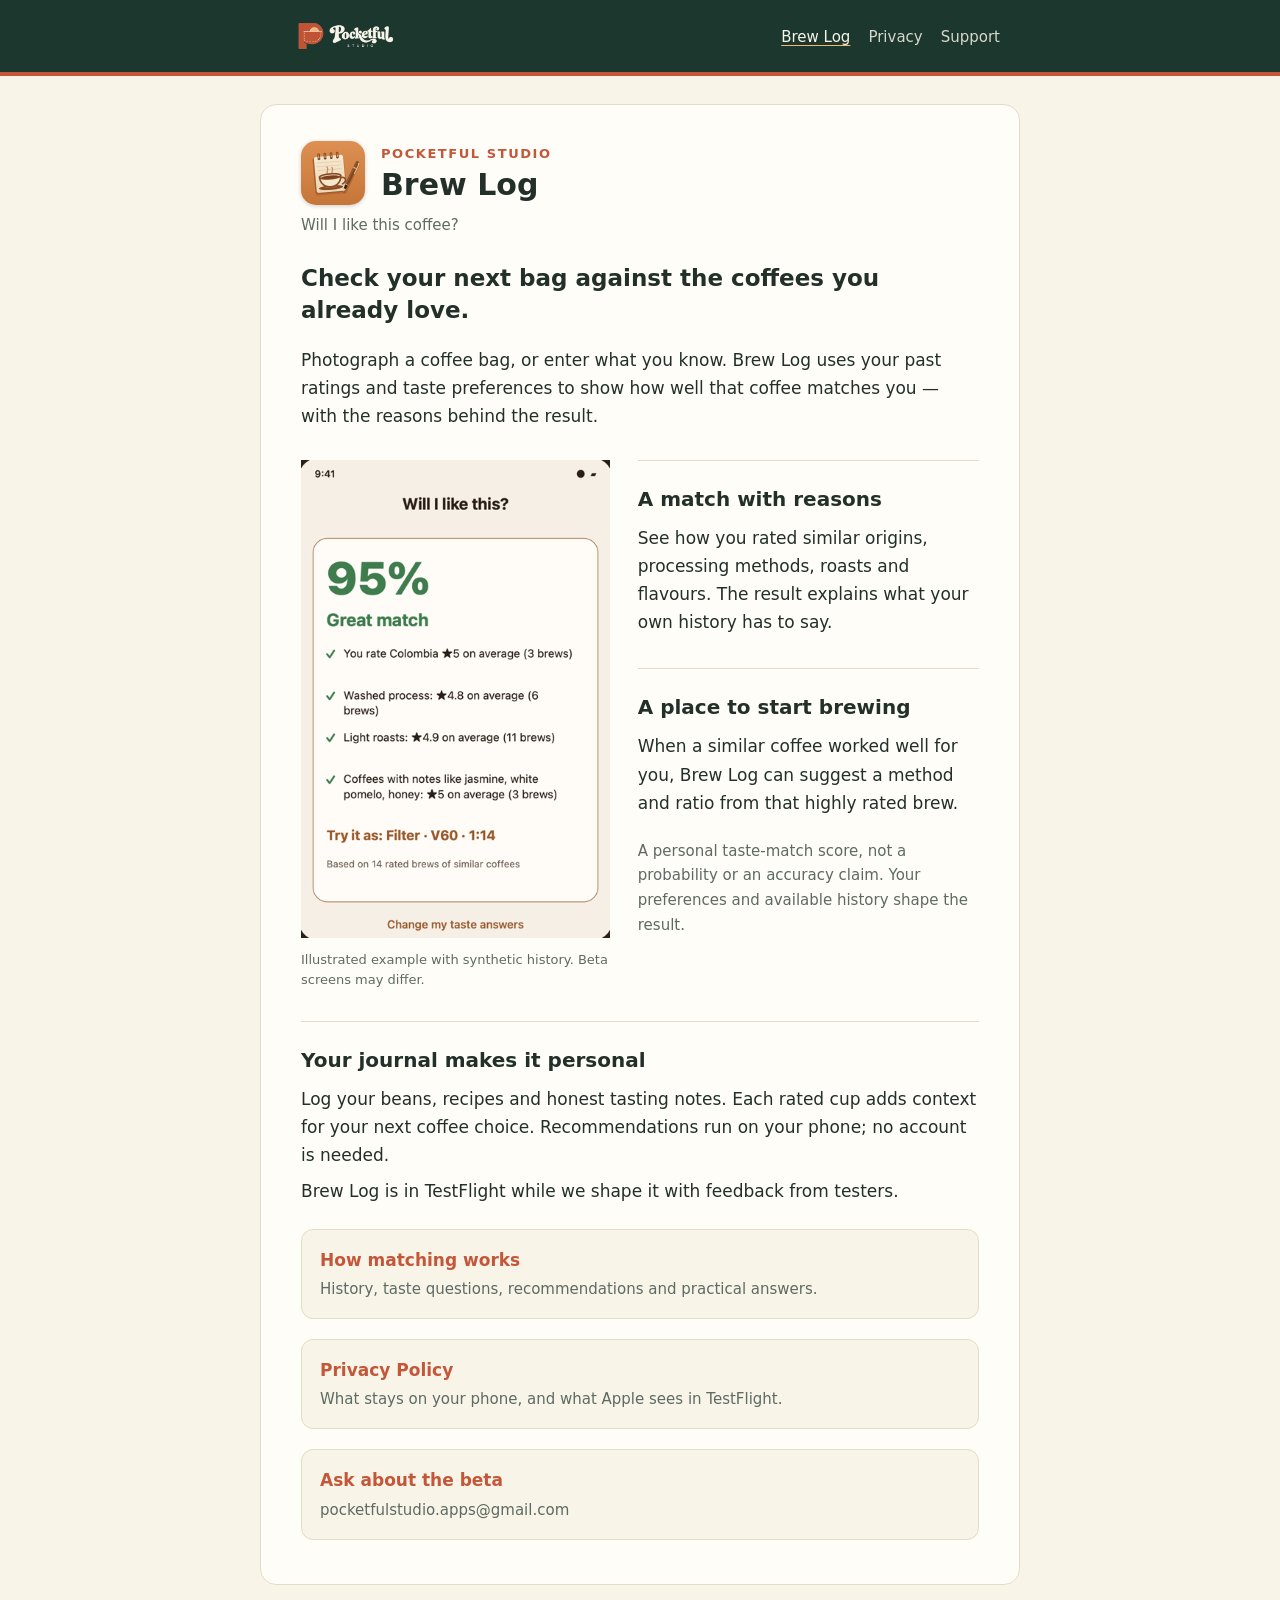
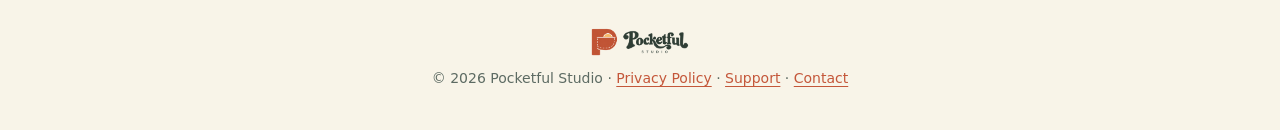
<file: docs/index.html>
<!doctype html>
<html lang="en">
<head>
<meta charset="utf-8">
<meta name="viewport" content="width=device-width, initial-scale=1">
<title>Brew Log | Pocketful Studio</title>
<meta name="description" content="Will I like this coffee? Brew Log by Pocketful Studio uses your past ratings and taste preferences to help you choose your next bag, with reasons and brewing suggestions.">
<meta property="og:title" content="Brew Log | Pocketful Studio">
<meta property="og:description" content="Will I like this coffee? Brew Log by Pocketful Studio uses your past ratings and taste preferences to help you choose your next bag, with reasons and brewing suggestions.">
<meta property="og:image" content="https://pocketfulstudio-apps.github.io/brewlog-privacy/assets/brewlog-icon.png">
<link rel="icon" href="assets/brewlog-icon.png">
<link rel="apple-touch-icon" href="assets/brewlog-icon.png">
<link rel="stylesheet" href="style.css?v=7e5af8b1">
</head>
<body>
<header class="top"><div class="top-inner">
  <a href="index.html"><img src="assets/pocketful-logo-dark.png" alt="Pocketful Studio"></a>
  <nav><a href="index.html" aria-current="page">Brew Log</a><a href="privacy.html">Privacy</a><a href="support.html">Support</a></nav>
</div></header>
<main>
<div class="doc-head"><img src="assets/brewlog-icon.png" alt="Brew Log app icon"><div><p class="eyebrow">Pocketful Studio</p><h1>Brew Log</h1></div></div>
<p class="meta">Will I like this coffee?</p>
<p class="lead">Check your next bag against the coffees you already love.</p>
<p>Photograph a coffee bag, or enter what you know. Brew Log uses your past ratings and taste preferences to show how well that coffee matches you — with the reasons behind the result.</p>
<div class="match-story">
<figure><img src="assets/match-demo.png" alt="Illustrated result: 95 percent match, supported by 14 synthetic rated brews, with a Filter V60 1 to 14 suggestion" width="420" height="650"><figcaption>Illustrated example with synthetic history. Beta screens may differ.</figcaption></figure>
<div><h2>A match with reasons</h2><p>See how you rated similar origins, processing methods, roasts and flavours. The result explains what your own history has to say.</p><h2>A place to start brewing</h2><p>When a similar coffee worked well for you, Brew Log can suggest a method and ratio from that highly rated brew.</p><p class="meta">A personal taste-match score, not a probability or an accuracy claim. Your preferences and available history shape the result.</p></div>
</div>
<h2>Your journal makes it personal</h2><p>Log your beans, recipes and honest tasting notes. Each rated cup adds context for your next coffee choice. Recommendations run on your phone; no account is needed.</p>
<p>Brew Log is in TestFlight while we shape it with feedback from testers.</p>
<ul class="links">
<li><a href="support.html"><b>How matching works</b><span>History, taste questions, recommendations and practical answers.</span></a></li>
<li><a href="privacy.html"><b>Privacy Policy</b><span>What stays on your phone, and what Apple sees in TestFlight.</span></a></li>
<li><a href="mailto:pocketfulstudio.apps@gmail.com?subject=Brew%20Log%20beta%20feedback"><b>Ask about the beta</b><span>pocketfulstudio.apps@gmail.com</span></a></li>
</ul>
</main>
<footer>
<img src="assets/pocketful-logo.png" alt="Pocketful Studio">
&copy; 2026 Pocketful Studio &middot; <a href="privacy.html">Privacy Policy</a> &middot; <a href="support.html">Support</a> &middot; <a href="mailto:pocketfulstudio.apps@gmail.com">Contact</a>
</footer>
</body>
</html>
</file>
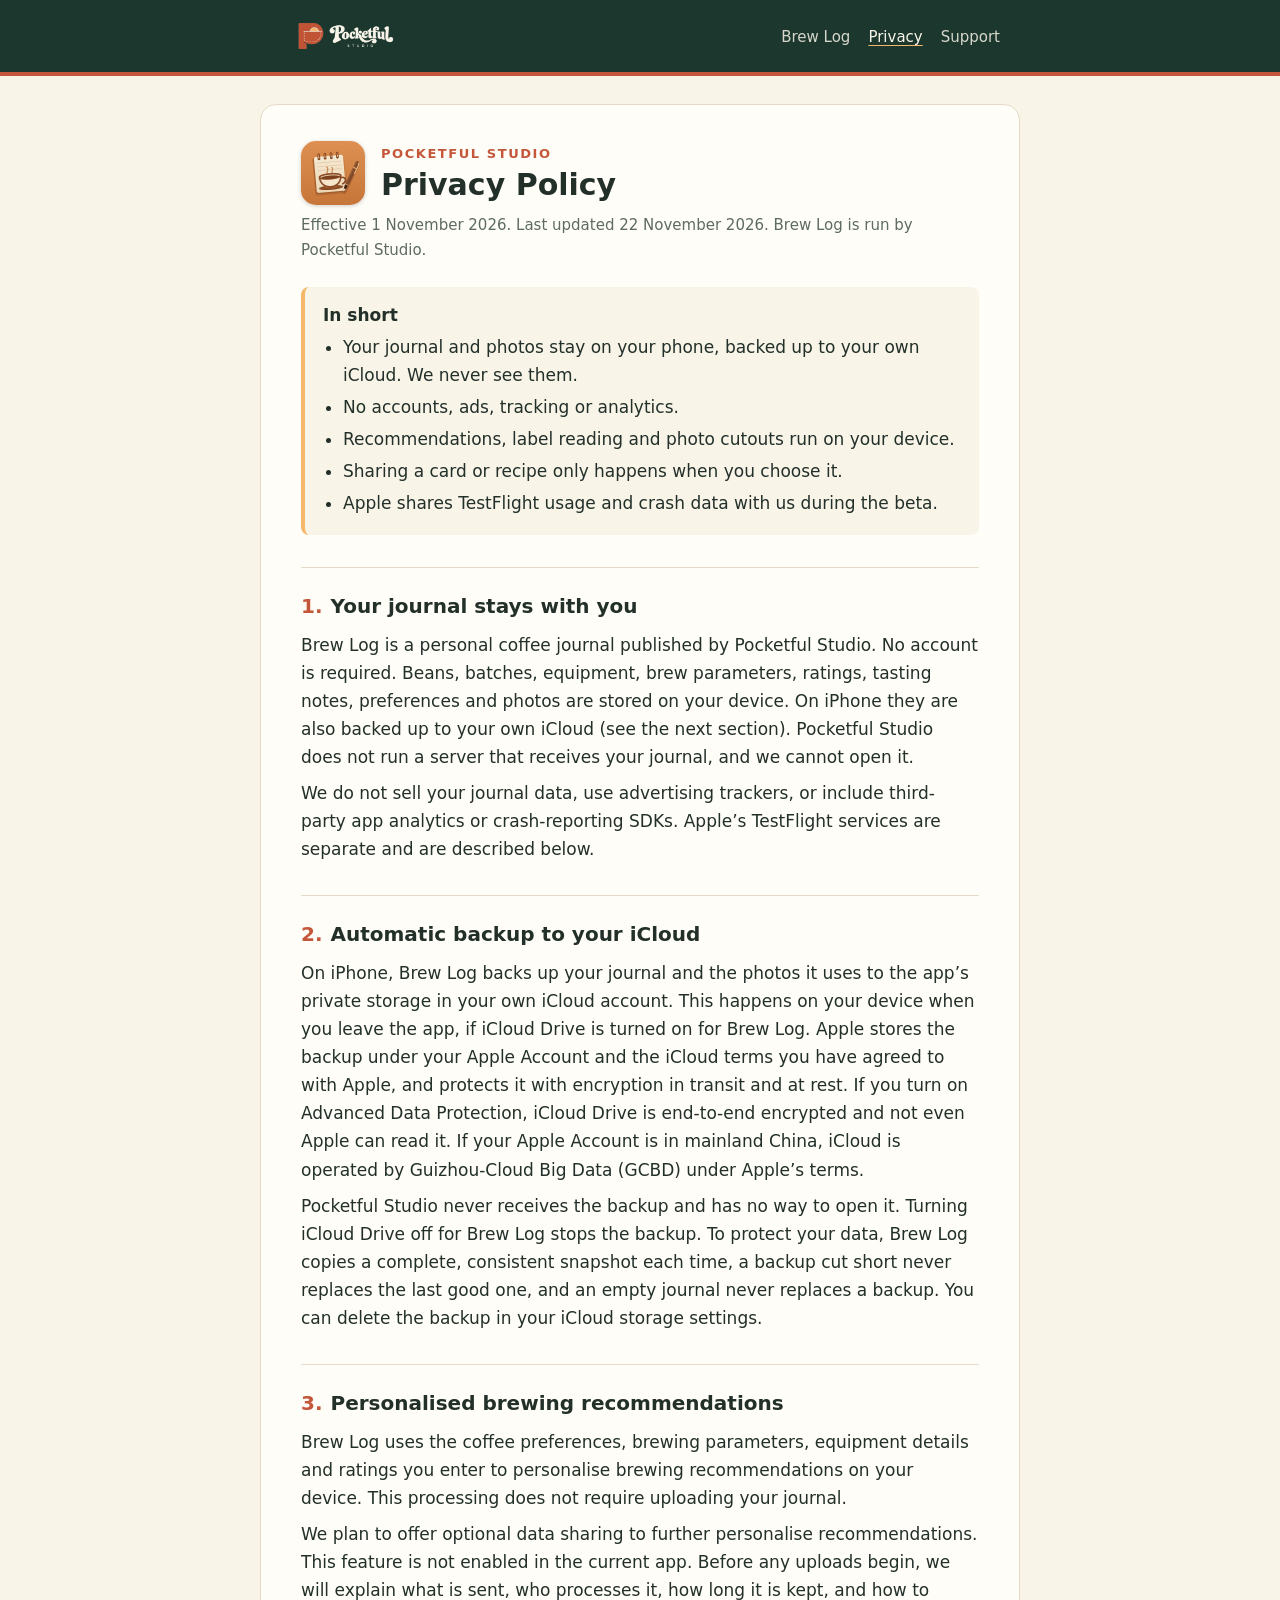
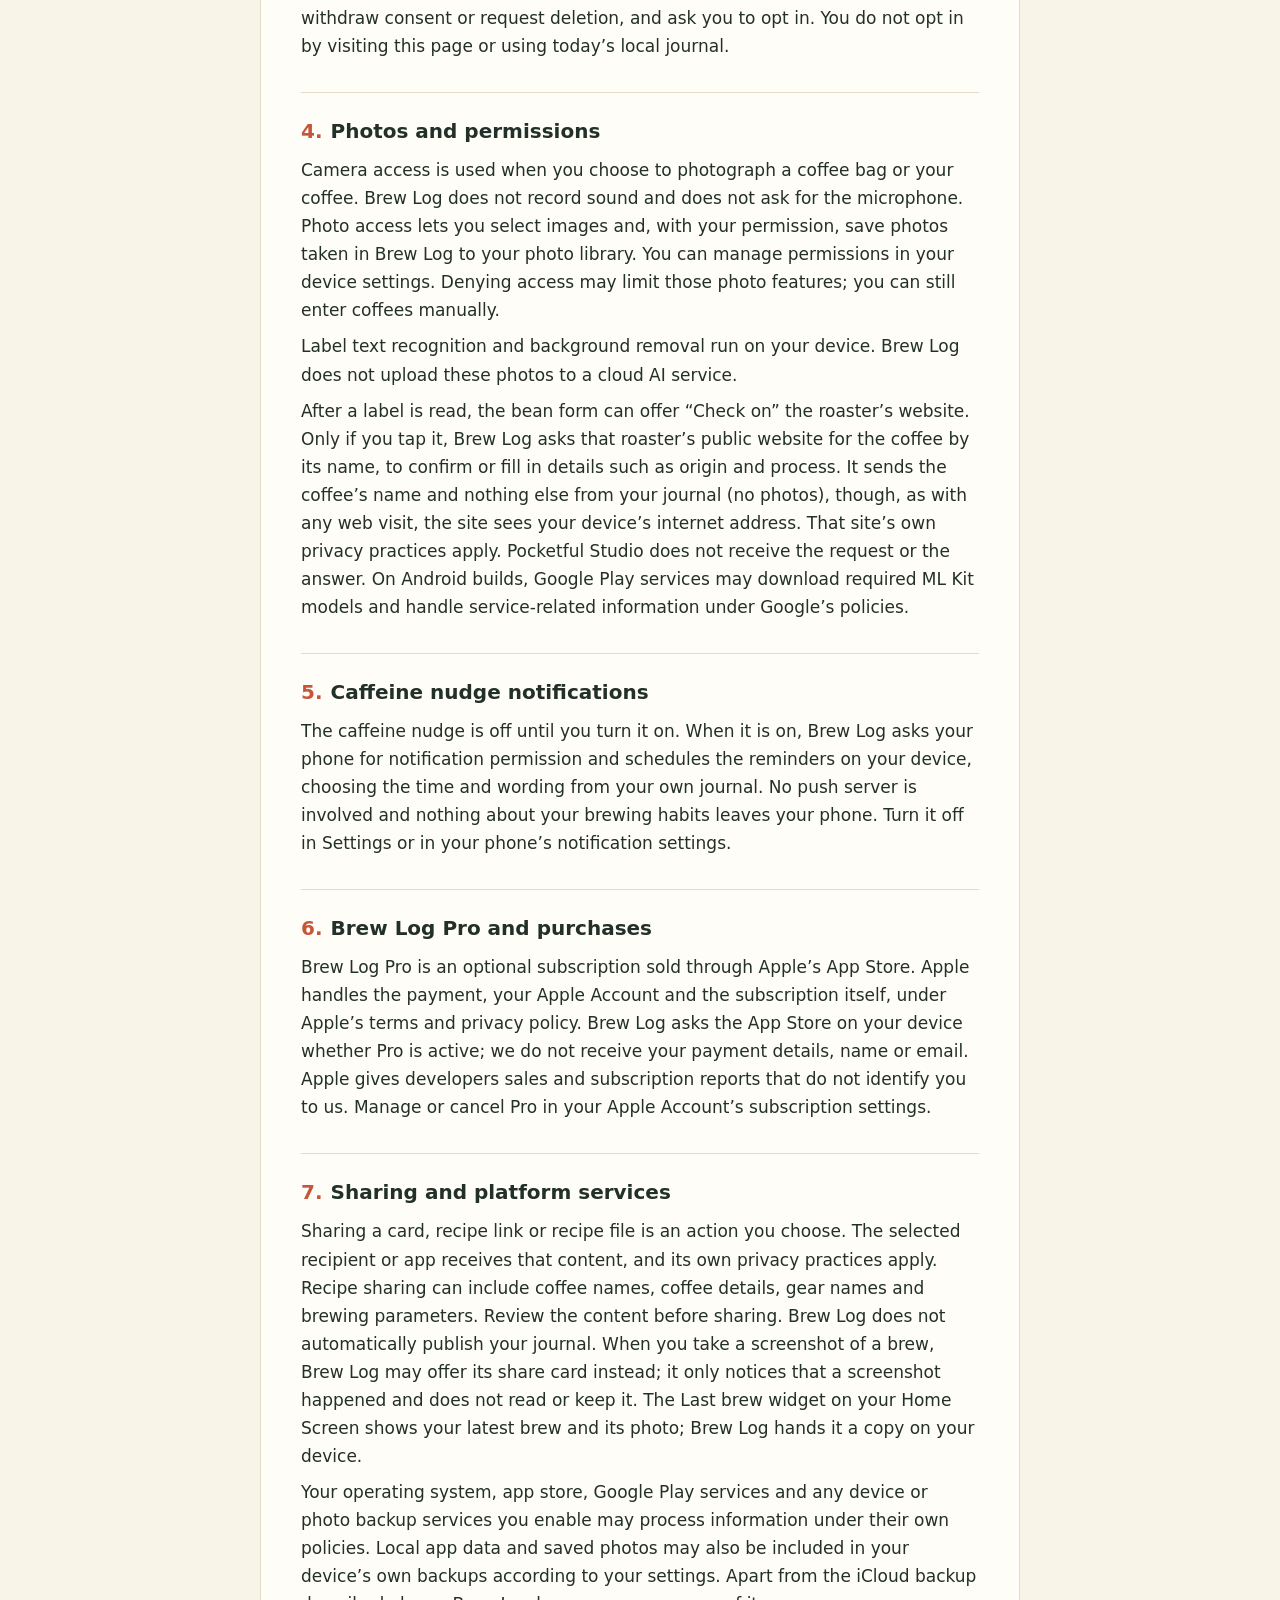
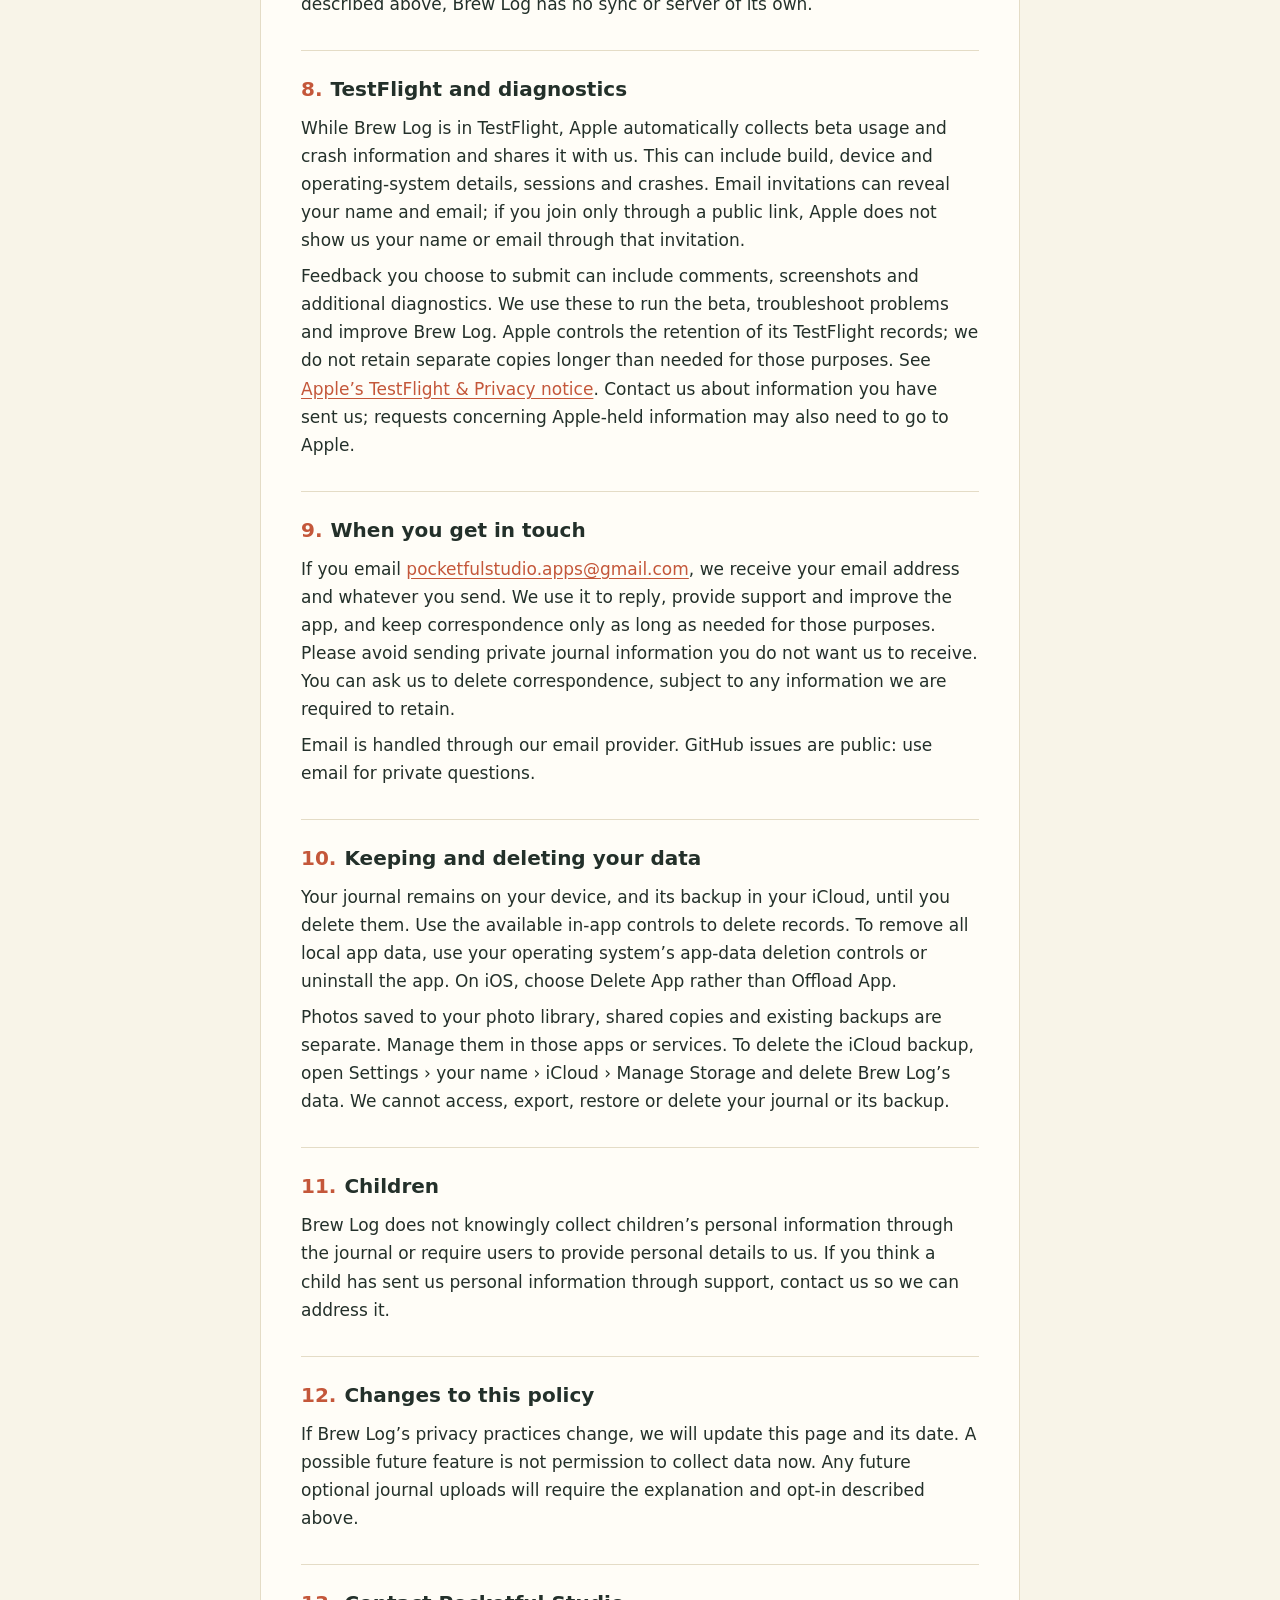
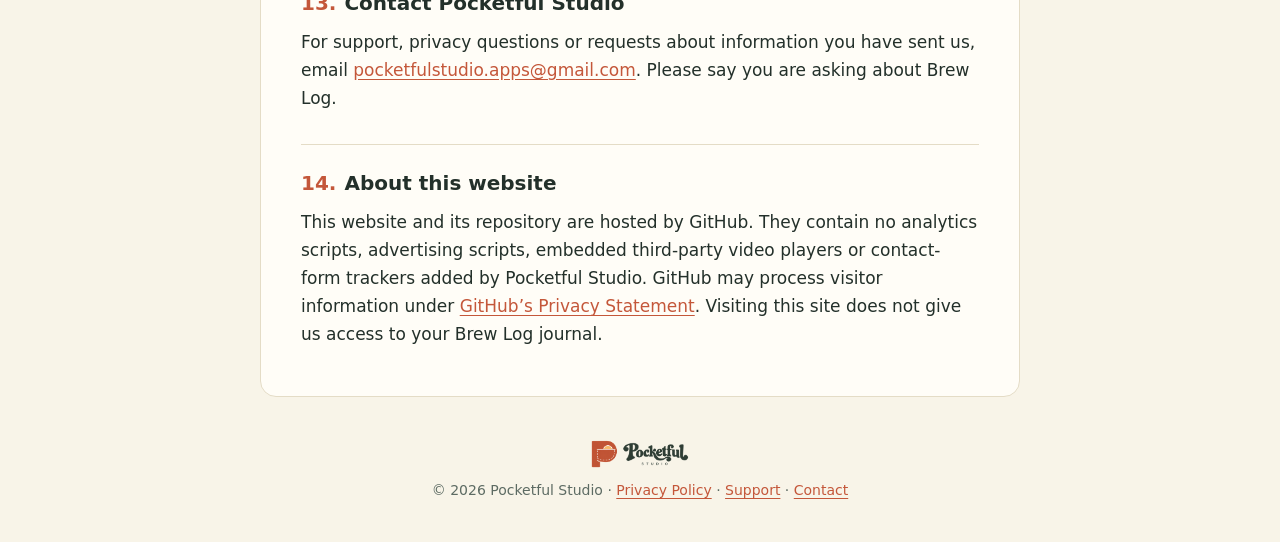
<file: docs/privacy.html>
<!doctype html>
<html lang="en">
<head>
<meta charset="utf-8">
<meta name="viewport" content="width=device-width, initial-scale=1">
<title>Brew Log Privacy Policy | Pocketful Studio</title>
<meta name="description" content="How Brew Log by Pocketful Studio handles your journal, photos, recommendations, feedback and TestFlight diagnostics.">
<meta property="og:title" content="Brew Log Privacy Policy | Pocketful Studio">
<meta property="og:description" content="How Brew Log by Pocketful Studio handles your journal, photos, recommendations, feedback and TestFlight diagnostics.">
<meta property="og:image" content="https://pocketfulstudio-apps.github.io/brewlog-privacy/assets/brewlog-icon.png">
<link rel="icon" href="assets/brewlog-icon.png">
<link rel="apple-touch-icon" href="assets/brewlog-icon.png">
<link rel="stylesheet" href="style.css?v=7e5af8b1">
</head>
<body>
<header class="top"><div class="top-inner">
  <a href="index.html"><img src="assets/pocketful-logo-dark.png" alt="Pocketful Studio"></a>
  <nav><a href="index.html">Brew Log</a><a href="privacy.html" aria-current="page">Privacy</a><a href="support.html">Support</a></nav>
</div></header>
<main>
<div class="doc-head"><img src="assets/brewlog-icon.png" alt="Brew Log app icon"><div><p class="eyebrow">Pocketful Studio</p><h1>Privacy Policy</h1></div></div>
<p class="meta">Effective 1 November 2026. Last updated 22 November 2026. Brew Log is run by Pocketful Studio.</p>
<div class="summary"><strong>In short</strong><ul><li>Your journal and photos stay on your phone, backed up to your own iCloud. We never see them.</li><li>No accounts, ads, tracking or analytics.</li><li>Recommendations, label reading and photo cutouts run on your device.</li><li>Sharing a card or recipe only happens when you choose it.</li><li>Apple shares TestFlight usage and crash data with us during the beta.</li></ul></div>
<h2 id="your-data-stays-on-your-device"><span class="n">1.</span>Your journal stays with you</h2>
<p>Brew Log is a personal coffee journal published by Pocketful Studio. No account is required. Beans, batches, equipment, brew parameters, ratings, tasting notes, preferences and photos are stored on your device. On iPhone they are also backed up to your own iCloud (see the next section). Pocketful Studio does not run a server that receives your journal, and we cannot open it.</p><p>We do not sell your journal data, use advertising trackers, or include third-party app analytics or crash-reporting SDKs. Apple’s TestFlight services are separate and are described below.</p>
<h2 id="icloud-backup"><span class="n">2.</span>Automatic backup to your iCloud</h2>
<p>On iPhone, Brew Log backs up your journal and the photos it uses to the app’s private storage in your own iCloud account. This happens on your device when you leave the app, if iCloud Drive is turned on for Brew Log. Apple stores the backup under your Apple Account and the iCloud terms you have agreed to with Apple, and protects it with encryption in transit and at rest. If you turn on Advanced Data Protection, iCloud Drive is end-to-end encrypted and not even Apple can read it. If your Apple Account is in mainland China, iCloud is operated by Guizhou-Cloud Big Data (GCBD) under Apple’s terms.</p><p>Pocketful Studio never receives the backup and has no way to open it. Turning iCloud Drive off for Brew Log stops the backup. To protect your data, Brew Log copies a complete, consistent snapshot each time, a backup cut short never replaces the last good one, and an empty journal never replaces a backup. You can delete the backup in your iCloud storage settings.</p>
<h2 id="personalised-brewing-recommendations"><span class="n">3.</span>Personalised brewing recommendations</h2>
<p>Brew Log uses the coffee preferences, brewing parameters, equipment details and ratings you enter to personalise brewing recommendations on your device. This processing does not require uploading your journal.</p><p>We plan to offer optional data sharing to further personalise recommendations. This feature is not enabled in the current app. Before any uploads begin, we will explain what is sent, who processes it, how long it is kept, and how to withdraw consent or request deletion, and ask you to opt in. You do not opt in by visiting this page or using today’s local journal.</p>
<h2 id="photos-and-permissions"><span class="n">4.</span>Photos and permissions</h2>
<p>Camera access is used when you choose to photograph a coffee bag or your coffee. Brew Log does not record sound and does not ask for the microphone. Photo access lets you select images and, with your permission, save photos taken in Brew Log to your photo library. You can manage permissions in your device settings. Denying access may limit those photo features; you can still enter coffees manually.</p><p>Label text recognition and background removal run on your device. Brew Log does not upload these photos to a cloud AI service.</p><p>After a label is read, the bean form can offer “Check on” the roaster’s website. Only if you tap it, Brew Log asks that roaster’s public website for the coffee by its name, to confirm or fill in details such as origin and process. It sends the coffee’s name and nothing else from your journal (no photos), though, as with any web visit, the site sees your device’s internet address. That site’s own privacy practices apply. Pocketful Studio does not receive the request or the answer. On Android builds, Google Play services may download required ML Kit models and handle service-related information under Google’s policies.</p>
<h2 id="notifications"><span class="n">5.</span>Caffeine nudge notifications</h2>
<p>The caffeine nudge is off until you turn it on. When it is on, Brew Log asks your phone for notification permission and schedules the reminders on your device, choosing the time and wording from your own journal. No push server is involved and nothing about your brewing habits leaves your phone. Turn it off in Settings or in your phone’s notification settings.</p>
<h2 id="pro-and-purchases"><span class="n">6.</span>Brew Log Pro and purchases</h2>
<p>Brew Log Pro is an optional subscription sold through Apple’s App Store. Apple handles the payment, your Apple Account and the subscription itself, under Apple’s terms and privacy policy. Brew Log asks the App Store on your device whether Pro is active; we do not receive your payment details, name or email. Apple gives developers sales and subscription reports that do not identify you to us. Manage or cancel Pro in your Apple Account’s subscription settings.</p>
<h2 id="sharing-and-platform-services"><span class="n">7.</span>Sharing and platform services</h2>
<p>Sharing a card, recipe link or recipe file is an action you choose. The selected recipient or app receives that content, and its own privacy practices apply. Recipe sharing can include coffee names, coffee details, gear names and brewing parameters. Review the content before sharing. Brew Log does not automatically publish your journal. When you take a screenshot of a brew, Brew Log may offer its share card instead; it only notices that a screenshot happened and does not read or keep it. The Last brew widget on your Home Screen shows your latest brew and its photo; Brew Log hands it a copy on your device.</p><p>Your operating system, app store, Google Play services and any device or photo backup services you enable may process information under their own policies. Local app data and saved photos may also be included in your device’s own backups according to your settings. Apart from the iCloud backup described above, Brew Log has no sync or server of its own.</p>
<h2 id="testflight-and-diagnostics"><span class="n">8.</span>TestFlight and diagnostics</h2>
<p>While Brew Log is in TestFlight, Apple automatically collects beta usage and crash information and shares it with us. This can include build, device and operating-system details, sessions and crashes. Email invitations can reveal your name and email; if you join only through a public link, Apple does not show us your name or email through that invitation.</p><p>Feedback you choose to submit can include comments, screenshots and additional diagnostics. We use these to run the beta, troubleshoot problems and improve Brew Log. Apple controls the retention of its TestFlight records; we do not retain separate copies longer than needed for those purposes. See <a href="https://www.apple.com/legal/privacy/data/en/test-flight/">Apple’s TestFlight &amp; Privacy notice</a>. Contact us about information you have sent us; requests concerning Apple-held information may also need to go to Apple.</p>
<h2 id="feedback-and-email"><span class="n">9.</span>When you get in touch</h2>
<p>If you email <a href="mailto:pocketfulstudio.apps@gmail.com">pocketfulstudio.apps@gmail.com</a>, we receive your email address and whatever you send. We use it to reply, provide support and improve the app, and keep correspondence only as long as needed for those purposes. Please avoid sending private journal information you do not want us to receive. You can ask us to delete correspondence, subject to any information we are required to retain.</p><p>Email is handled through our email provider. GitHub issues are public: use email for private questions.</p>
<h2 id="retention-and-deletion"><span class="n">10.</span>Keeping and deleting your data</h2>
<p>Your journal remains on your device, and its backup in your iCloud, until you delete them. Use the available in-app controls to delete records. To remove all local app data, use your operating system’s app-data deletion controls or uninstall the app. On iOS, choose Delete App rather than Offload App.</p><p>Photos saved to your photo library, shared copies and existing backups are separate. Manage them in those apps or services. To delete the iCloud backup, open Settings › your name › iCloud › Manage Storage and delete Brew Log’s data. We cannot access, export, restore or delete your journal or its backup.</p>
<h2 id="children"><span class="n">11.</span>Children</h2>
<p>Brew Log does not knowingly collect children’s personal information through the journal or require users to provide personal details to us. If you think a child has sent us personal information through support, contact us so we can address it.</p>
<h2 id="changes"><span class="n">12.</span>Changes to this policy</h2>
<p>If Brew Log’s privacy practices change, we will update this page and its date. A possible future feature is not permission to collect data now. Any future optional journal uploads will require the explanation and opt-in described above.</p>
<h2 id="contact"><span class="n">13.</span>Contact Pocketful Studio</h2>
<p>For support, privacy questions or requests about information you have sent us, email <a href="mailto:pocketfulstudio.apps@gmail.com">pocketfulstudio.apps@gmail.com</a>. Please say you are asking about Brew Log.</p>
<h2 id="this-policy-page"><span class="n">14.</span>About this website</h2>
<p>This website and its repository are hosted by GitHub. They contain no analytics scripts, advertising scripts, embedded third-party video players or contact-form trackers added by Pocketful Studio. GitHub may process visitor information under <a href="https://docs.github.com/en/site-policy/privacy-policies/github-privacy-statement">GitHub’s Privacy Statement</a>. Visiting this site does not give us access to your Brew Log journal.</p>

</main>
<footer>
<img src="assets/pocketful-logo.png" alt="Pocketful Studio">
&copy; 2026 Pocketful Studio &middot; <a href="privacy.html">Privacy Policy</a> &middot; <a href="support.html">Support</a> &middot; <a href="mailto:pocketfulstudio.apps@gmail.com">Contact</a>
</footer>
</body>
</html>
</file>
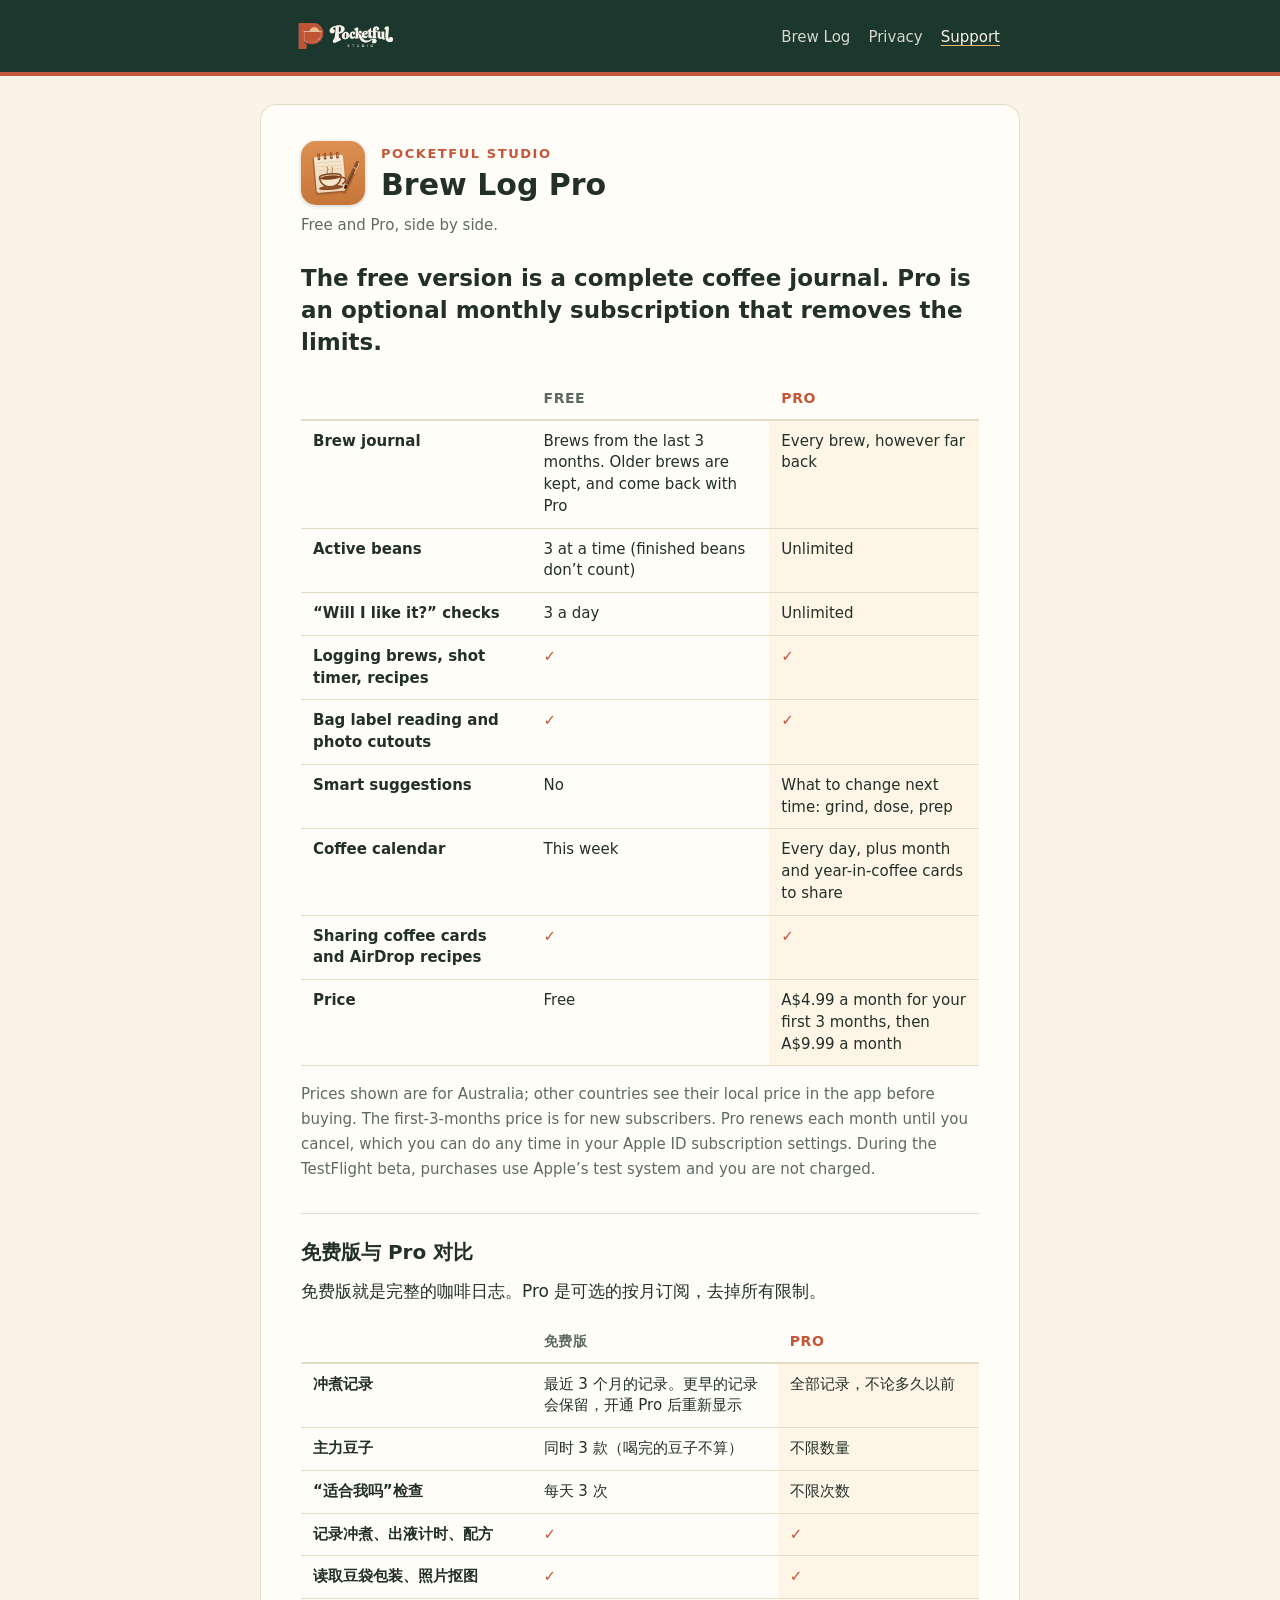
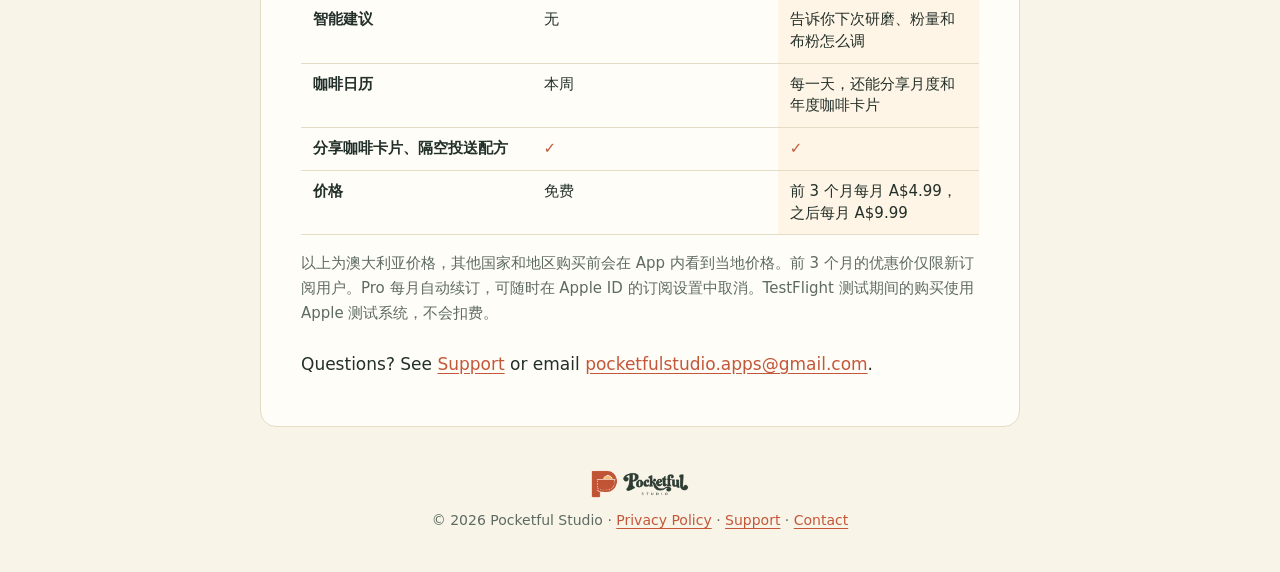
<file: docs/pro.html>
<!doctype html>
<html lang="en">
<head>
<meta charset="utf-8">
<meta name="viewport" content="width=device-width, initial-scale=1">
<title>Brew Log Pro | Pocketful Studio</title>
<meta name="description" content="Brew Log free and Pro compared: brew history, active beans, Will I like it? checks, smart suggestions and the coffee calendar.">
<meta property="og:title" content="Brew Log Pro | Pocketful Studio">
<meta property="og:description" content="Brew Log free and Pro compared: brew history, active beans, Will I like it? checks, smart suggestions and the coffee calendar.">
<meta property="og:image" content="https://pocketfulstudio-apps.github.io/brewlog-privacy/assets/brewlog-icon.png">
<link rel="icon" href="assets/brewlog-icon.png">
<link rel="apple-touch-icon" href="assets/brewlog-icon.png">
<link rel="stylesheet" href="style.css?v=7e5af8b1">
</head>
<body>
<header class="top"><div class="top-inner">
  <a href="index.html"><img src="assets/pocketful-logo-dark.png" alt="Pocketful Studio"></a>
  <nav><a href="index.html">Brew Log</a><a href="privacy.html">Privacy</a><a href="support.html" aria-current="page">Support</a></nav>
</div></header>
<main>
<div class="doc-head"><img src="assets/brewlog-icon.png" alt="Brew Log app icon"><div><p class="eyebrow">Pocketful Studio</p><h1>Brew Log Pro</h1></div></div>
<p class="meta">Free and Pro, side by side.</p>
<p class="lead">The free version is a complete coffee journal. Pro is an optional monthly subscription that removes the limits.</p>
<div class="compare-wrap"><table class="compare"><thead><tr><th scope="col"></th><th scope="col">Free</th><th scope="col" class="pro">Pro</th></tr></thead><tbody><tr><th scope="row">Brew journal</th><td>Brews from the last 3 months. Older brews are kept, and come back with Pro</td><td>Every brew, however far back</td></tr><tr><th scope="row">Active beans</th><td>3 at a time (finished beans don’t count)</td><td>Unlimited</td></tr><tr><th scope="row">“Will I like it?” checks</th><td>3 a day</td><td>Unlimited</td></tr><tr><th scope="row">Logging brews, shot timer, recipes</th><td class="yes" aria-label="Included">✓</td><td class="yes" aria-label="Included">✓</td></tr><tr><th scope="row">Bag label reading and photo cutouts</th><td class="yes" aria-label="Included">✓</td><td class="yes" aria-label="Included">✓</td></tr><tr><th scope="row">Smart suggestions</th><td>No</td><td>What to change next time: grind, dose, prep</td></tr><tr><th scope="row">Coffee calendar</th><td>This week</td><td>Every day, plus month and year-in-coffee cards to share</td></tr><tr><th scope="row">Sharing coffee cards and AirDrop recipes</th><td class="yes" aria-label="Included">✓</td><td class="yes" aria-label="Included">✓</td></tr><tr><th scope="row">Price</th><td>Free</td><td>A$4.99 a month for your first 3 months, then A$9.99 a month</td></tr></tbody></table></div>
<p class="meta">Prices shown are for Australia; other countries see their local price in the app before buying. The first-3-months price is for new subscribers. Pro renews each month until you cancel, which you can do any time in your Apple ID subscription settings. During the TestFlight beta, purchases use Apple’s test system and you are not charged.</p>
<h2 id="zh" lang="zh-Hans">免费版与 Pro 对比</h2>
<div lang="zh-Hans"><p>免费版就是完整的咖啡日志。Pro 是可选的按月订阅，去掉所有限制。</p>
<div class="compare-wrap"><table class="compare"><thead><tr><th scope="col"></th><th scope="col">免费版</th><th scope="col" class="pro">Pro</th></tr></thead><tbody><tr><th scope="row">冲煮记录</th><td>最近 3 个月的记录。更早的记录会保留，开通 Pro 后重新显示</td><td>全部记录，不论多久以前</td></tr><tr><th scope="row">主力豆子</th><td>同时 3 款（喝完的豆子不算）</td><td>不限数量</td></tr><tr><th scope="row">“适合我吗”检查</th><td>每天 3 次</td><td>不限次数</td></tr><tr><th scope="row">记录冲煮、出液计时、配方</th><td class="yes" aria-label="Included">✓</td><td class="yes" aria-label="Included">✓</td></tr><tr><th scope="row">读取豆袋包装、照片抠图</th><td class="yes" aria-label="Included">✓</td><td class="yes" aria-label="Included">✓</td></tr><tr><th scope="row">智能建议</th><td>无</td><td>告诉你下次研磨、粉量和布粉怎么调</td></tr><tr><th scope="row">咖啡日历</th><td>本周</td><td>每一天，还能分享月度和年度咖啡卡片</td></tr><tr><th scope="row">分享咖啡卡片、隔空投送配方</th><td class="yes" aria-label="Included">✓</td><td class="yes" aria-label="Included">✓</td></tr><tr><th scope="row">价格</th><td>免费</td><td>前 3 个月每月 A$4.99，之后每月 A$9.99</td></tr></tbody></table></div>
<p class="meta">以上为澳大利亚价格，其他国家和地区购买前会在 App 内看到当地价格。前 3 个月的优惠价仅限新订阅用户。Pro 每月自动续订，可随时在 Apple ID 的订阅设置中取消。TestFlight 测试期间的购买使用 Apple 测试系统，不会扣费。</p></div>
<p>Questions? See <a href="support.html">Support</a> or email <a href="mailto:pocketfulstudio.apps@gmail.com">pocketfulstudio.apps@gmail.com</a>.</p>
</main>
<footer>
<img src="assets/pocketful-logo.png" alt="Pocketful Studio">
&copy; 2026 Pocketful Studio &middot; <a href="privacy.html">Privacy Policy</a> &middot; <a href="support.html">Support</a> &middot; <a href="mailto:pocketfulstudio.apps@gmail.com">Contact</a>
</footer>
</body>
</html>
</file>
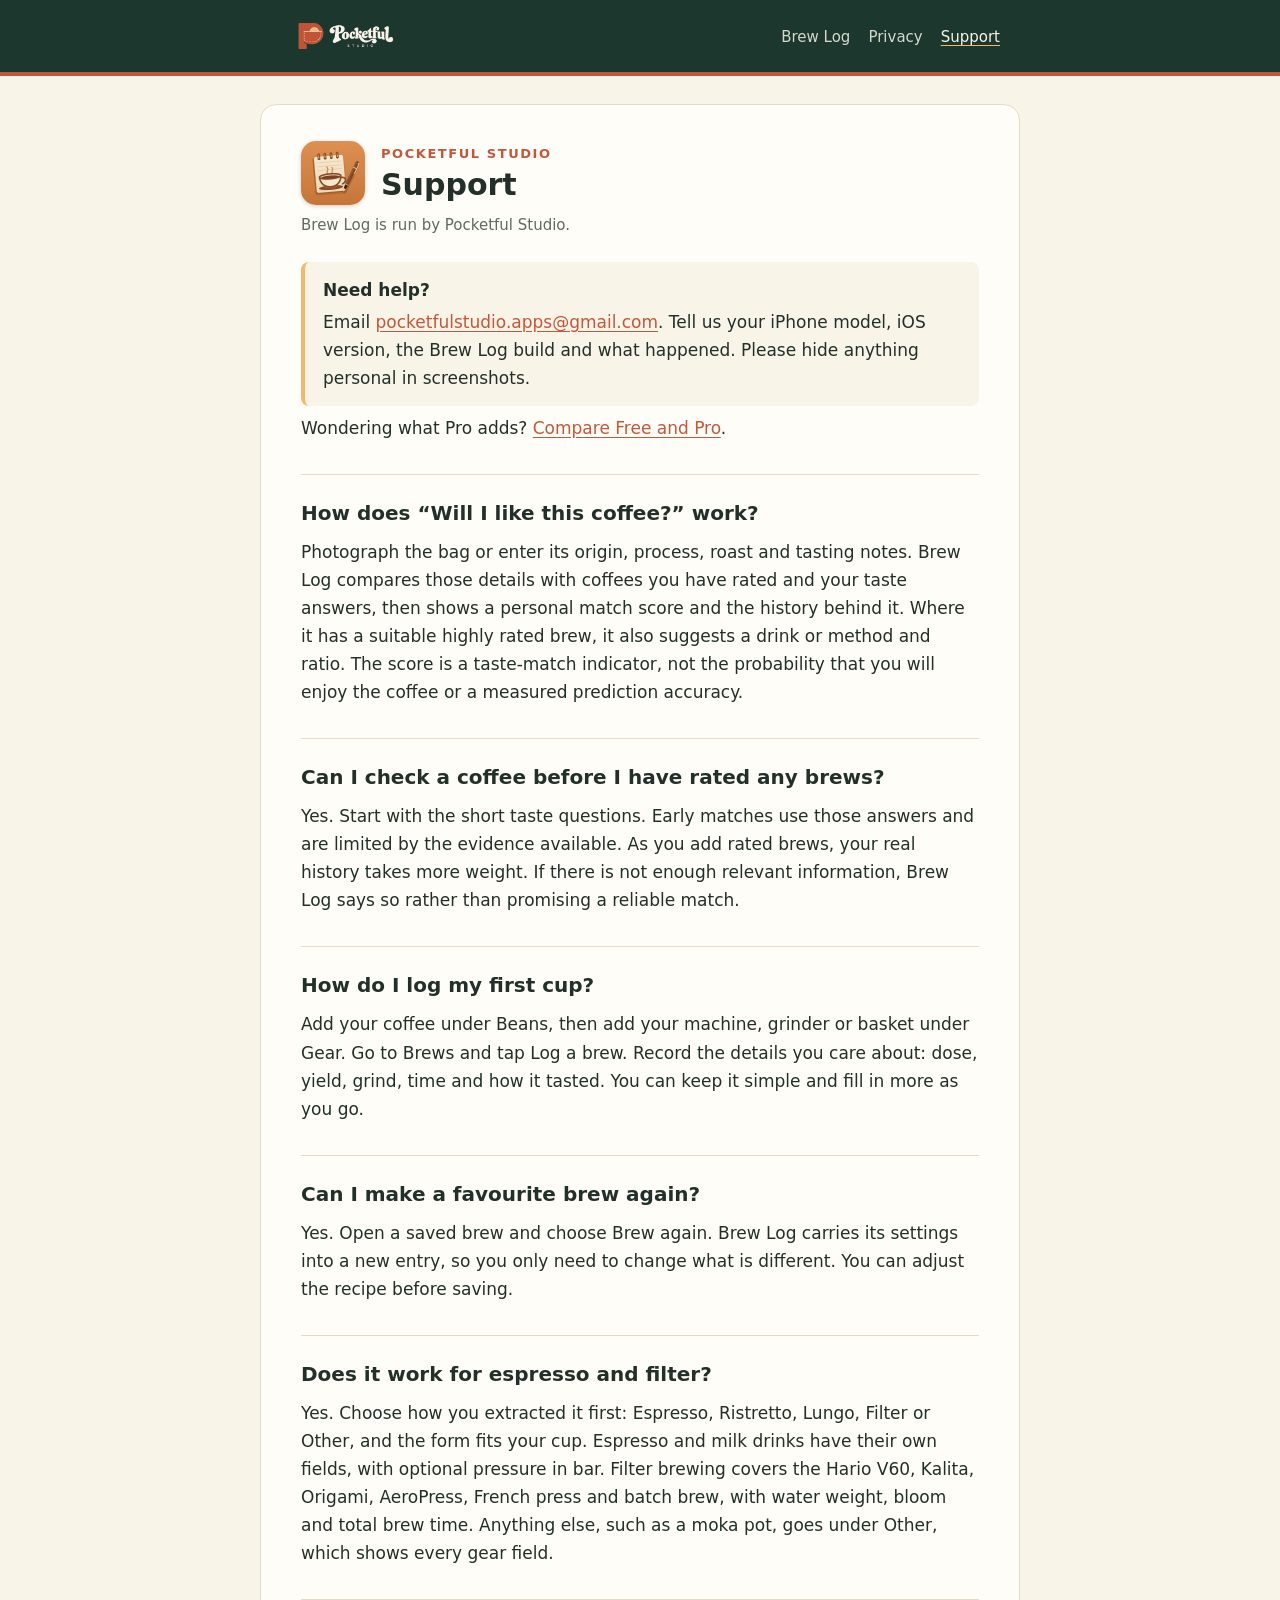
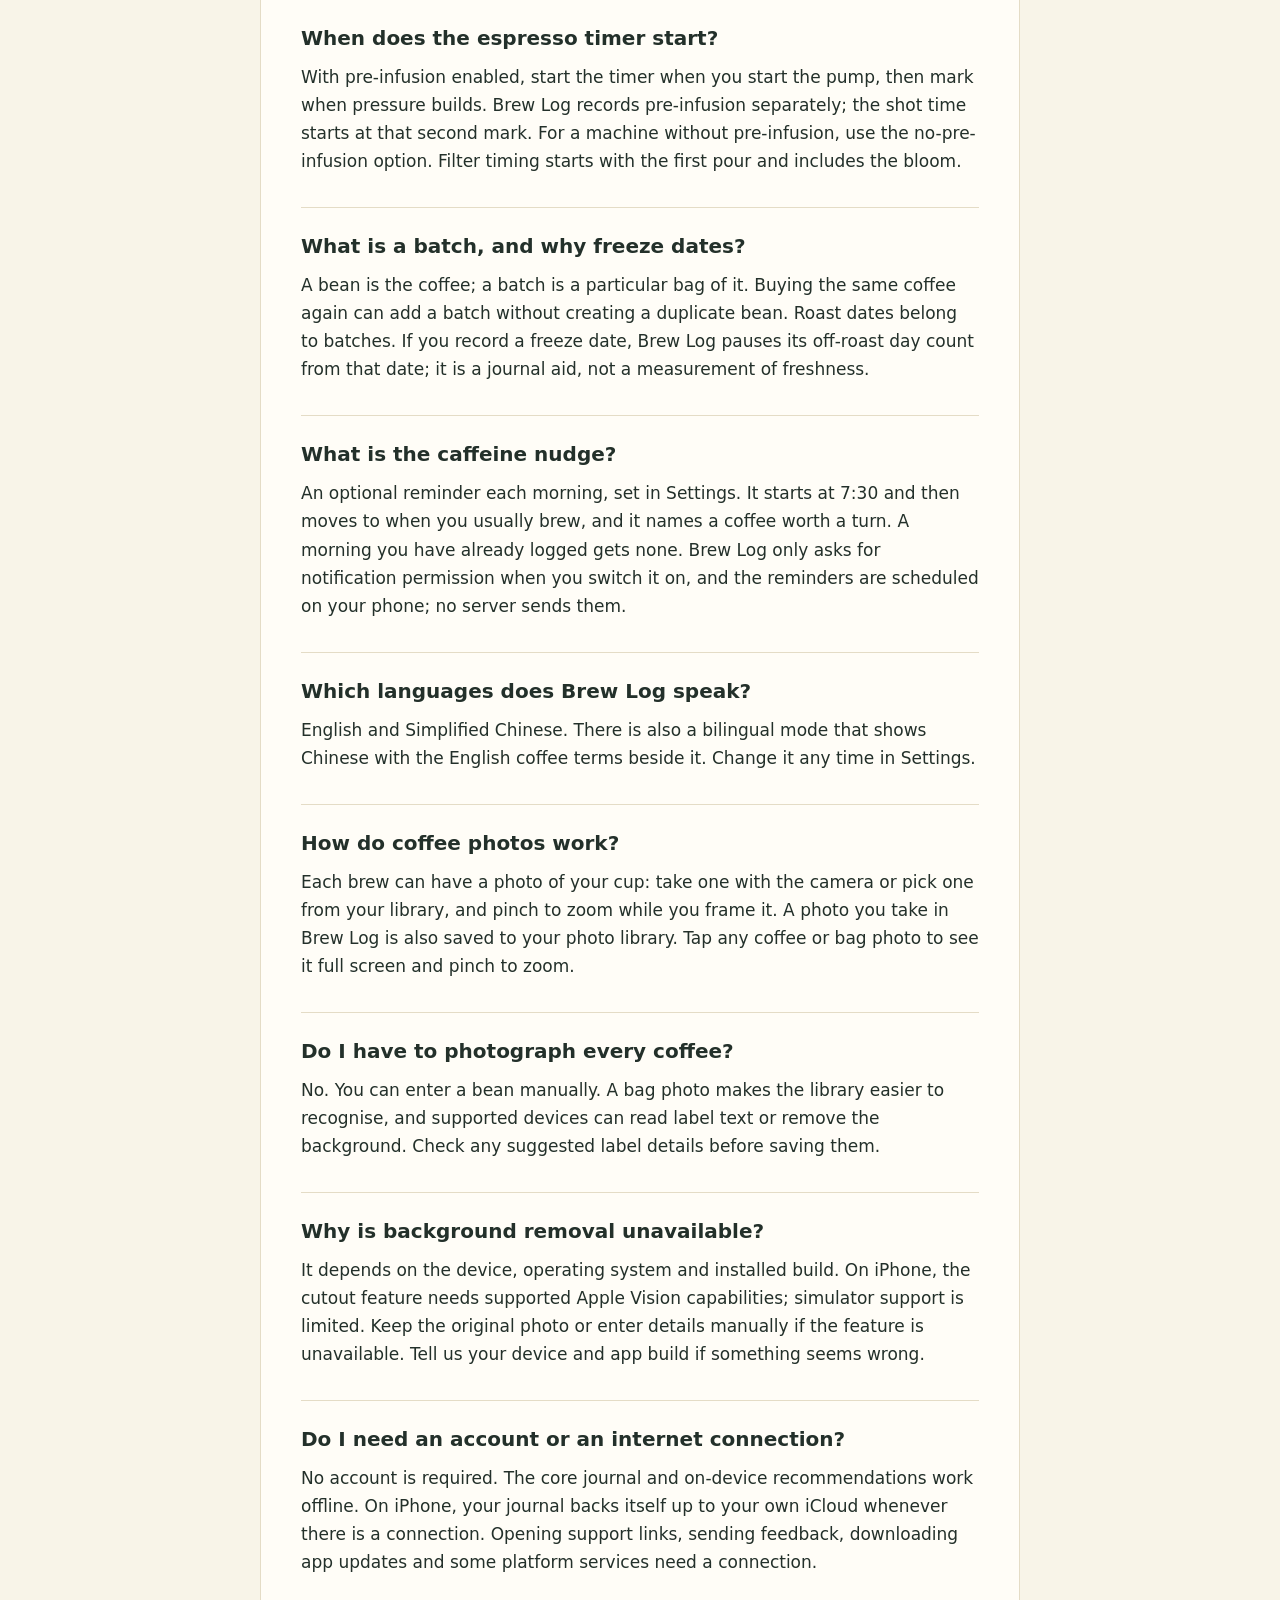
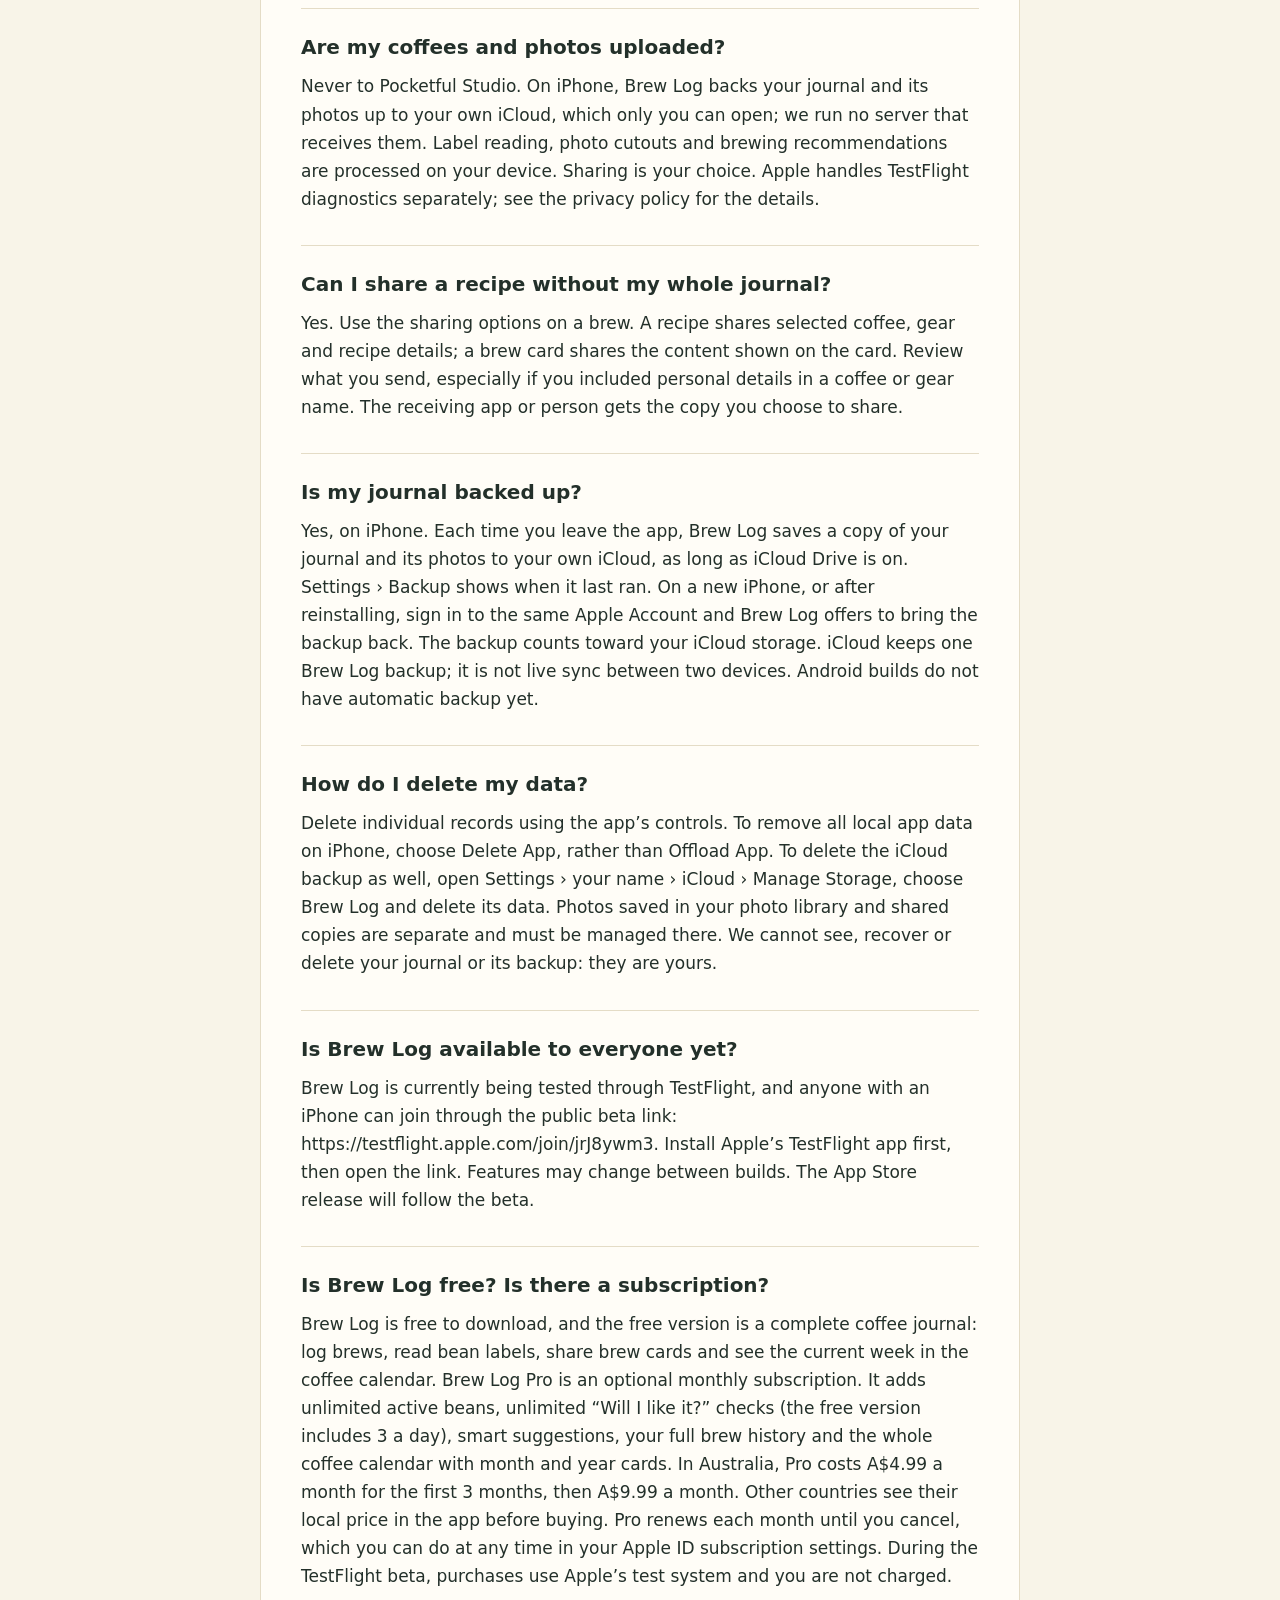
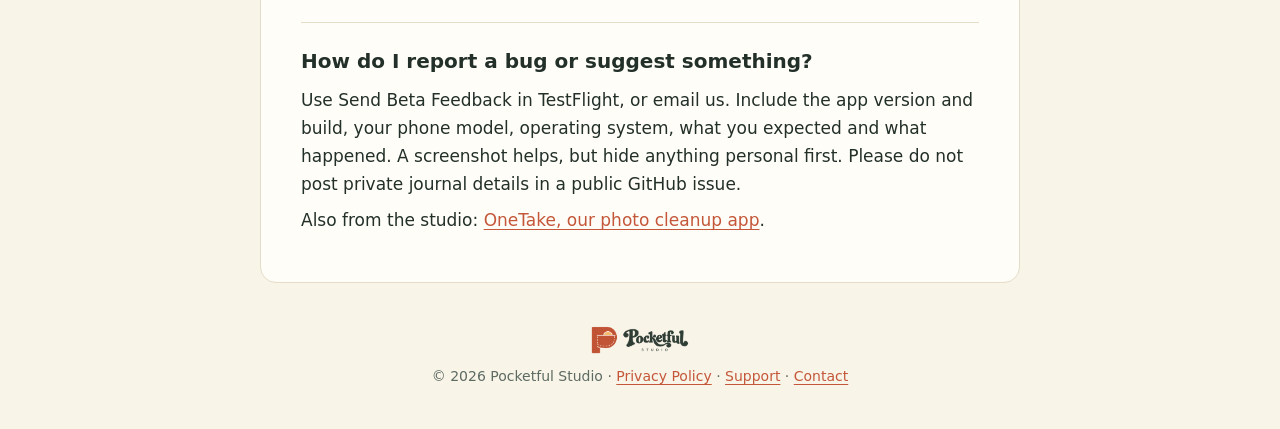
<file: docs/support.html>
<!doctype html>
<html lang="en">
<head>
<meta charset="utf-8">
<meta name="viewport" content="width=device-width, initial-scale=1">
<title>Brew Log Support | Pocketful Studio</title>
<meta name="description" content="Help with Brew Log: logging coffee, repeating recipes, timing, photos, backups and TestFlight feedback.">
<meta property="og:title" content="Brew Log Support | Pocketful Studio">
<meta property="og:description" content="Help with Brew Log: logging coffee, repeating recipes, timing, photos, backups and TestFlight feedback.">
<meta property="og:image" content="https://pocketfulstudio-apps.github.io/brewlog-privacy/assets/brewlog-icon.png">
<link rel="icon" href="assets/brewlog-icon.png">
<link rel="apple-touch-icon" href="assets/brewlog-icon.png">
<link rel="stylesheet" href="style.css?v=7e5af8b1">
</head>
<body>
<header class="top"><div class="top-inner">
  <a href="index.html"><img src="assets/pocketful-logo-dark.png" alt="Pocketful Studio"></a>
  <nav><a href="index.html">Brew Log</a><a href="privacy.html">Privacy</a><a href="support.html" aria-current="page">Support</a></nav>
</div></header>
<main>
<div class="doc-head"><img src="assets/brewlog-icon.png" alt="Brew Log app icon"><div><p class="eyebrow">Pocketful Studio</p><h1>Support</h1></div></div>
<p class="meta">Brew Log is run by Pocketful Studio.</p>
<div class="summary"><strong>Need help?</strong>Email <a href="mailto:pocketfulstudio.apps@gmail.com">pocketfulstudio.apps@gmail.com</a>. Tell us your iPhone model, iOS version, the Brew Log build and what happened. Please hide anything personal in screenshots.</div>
<p>Wondering what Pro adds? <a href="pro.html">Compare Free and Pro</a>.</p>
<h2>How does “Will I like this coffee?” work?</h2>
<p>Photograph the bag or enter its origin, process, roast and tasting notes. Brew Log compares those details with coffees you have rated and your taste answers, then shows a personal match score and the history behind it. Where it has a suitable highly rated brew, it also suggests a drink or method and ratio. The score is a taste-match indicator, not the probability that you will enjoy the coffee or a measured prediction accuracy.</p>
<h2>Can I check a coffee before I have rated any brews?</h2>
<p>Yes. Start with the short taste questions. Early matches use those answers and are limited by the evidence available. As you add rated brews, your real history takes more weight. If there is not enough relevant information, Brew Log says so rather than promising a reliable match.</p>
<h2>How do I log my first cup?</h2>
<p>Add your coffee under Beans, then add your machine, grinder or basket under Gear. Go to Brews and tap Log a brew. Record the details you care about: dose, yield, grind, time and how it tasted. You can keep it simple and fill in more as you go.</p>
<h2>Can I make a favourite brew again?</h2>
<p>Yes. Open a saved brew and choose Brew again. Brew Log carries its settings into a new entry, so you only need to change what is different. You can adjust the recipe before saving.</p>
<h2>Does it work for espresso and filter?</h2>
<p>Yes. Choose how you extracted it first: Espresso, Ristretto, Lungo, Filter or Other, and the form fits your cup. Espresso and milk drinks have their own fields, with optional pressure in bar. Filter brewing covers the Hario V60, Kalita, Origami, AeroPress, French press and batch brew, with water weight, bloom and total brew time. Anything else, such as a moka pot, goes under Other, which shows every gear field.</p>
<h2>When does the espresso timer start?</h2>
<p>With pre-infusion enabled, start the timer when you start the pump, then mark when pressure builds. Brew Log records pre-infusion separately; the shot time starts at that second mark. For a machine without pre-infusion, use the no-pre-infusion option. Filter timing starts with the first pour and includes the bloom.</p>
<h2>What is a batch, and why freeze dates?</h2>
<p>A bean is the coffee; a batch is a particular bag of it. Buying the same coffee again can add a batch without creating a duplicate bean. Roast dates belong to batches. If you record a freeze date, Brew Log pauses its off-roast day count from that date; it is a journal aid, not a measurement of freshness.</p>
<h2>What is the caffeine nudge?</h2>
<p>An optional reminder each morning, set in Settings. It starts at 7:30 and then moves to when you usually brew, and it names a coffee worth a turn. A morning you have already logged gets none. Brew Log only asks for notification permission when you switch it on, and the reminders are scheduled on your phone; no server sends them.</p>
<h2>Which languages does Brew Log speak?</h2>
<p>English and Simplified Chinese. There is also a bilingual mode that shows Chinese with the English coffee terms beside it. Change it any time in Settings.</p>
<h2>How do coffee photos work?</h2>
<p>Each brew can have a photo of your cup: take one with the camera or pick one from your library, and pinch to zoom while you frame it. A photo you take in Brew Log is also saved to your photo library. Tap any coffee or bag photo to see it full screen and pinch to zoom.</p>
<h2>Do I have to photograph every coffee?</h2>
<p>No. You can enter a bean manually. A bag photo makes the library easier to recognise, and supported devices can read label text or remove the background. Check any suggested label details before saving them.</p>
<h2>Why is background removal unavailable?</h2>
<p>It depends on the device, operating system and installed build. On iPhone, the cutout feature needs supported Apple Vision capabilities; simulator support is limited. Keep the original photo or enter details manually if the feature is unavailable. Tell us your device and app build if something seems wrong.</p>
<h2>Do I need an account or an internet connection?</h2>
<p>No account is required. The core journal and on-device recommendations work offline. On iPhone, your journal backs itself up to your own iCloud whenever there is a connection. Opening support links, sending feedback, downloading app updates and some platform services need a connection.</p>
<h2>Are my coffees and photos uploaded?</h2>
<p>Never to Pocketful Studio. On iPhone, Brew Log backs your journal and its photos up to your own iCloud, which only you can open; we run no server that receives them. Label reading, photo cutouts and brewing recommendations are processed on your device. Sharing is your choice. Apple handles TestFlight diagnostics separately; see the privacy policy for the details.</p>
<h2>Can I share a recipe without my whole journal?</h2>
<p>Yes. Use the sharing options on a brew. A recipe shares selected coffee, gear and recipe details; a brew card shares the content shown on the card. Review what you send, especially if you included personal details in a coffee or gear name. The receiving app or person gets the copy you choose to share.</p>
<h2>Is my journal backed up?</h2>
<p>Yes, on iPhone. Each time you leave the app, Brew Log saves a copy of your journal and its photos to your own iCloud, as long as iCloud Drive is on. Settings › Backup shows when it last ran. On a new iPhone, or after reinstalling, sign in to the same Apple Account and Brew Log offers to bring the backup back. The backup counts toward your iCloud storage. iCloud keeps one Brew Log backup; it is not live sync between two devices. Android builds do not have automatic backup yet.</p>
<h2>How do I delete my data?</h2>
<p>Delete individual records using the app’s controls. To remove all local app data on iPhone, choose Delete App, rather than Offload App. To delete the iCloud backup as well, open Settings › your name › iCloud › Manage Storage, choose Brew Log and delete its data. Photos saved in your photo library and shared copies are separate and must be managed there. We cannot see, recover or delete your journal or its backup: they are yours.</p>
<h2>Is Brew Log available to everyone yet?</h2>
<p>Brew Log is currently being tested through TestFlight, and anyone with an iPhone can join through the public beta link: https://testflight.apple.com/join/jrJ8ywm3. Install Apple’s TestFlight app first, then open the link. Features may change between builds. The App Store release will follow the beta.</p>
<h2>Is Brew Log free? Is there a subscription?</h2>
<p>Brew Log is free to download, and the free version is a complete coffee journal: log brews, read bean labels, share brew cards and see the current week in the coffee calendar. Brew Log Pro is an optional monthly subscription. It adds unlimited active beans, unlimited “Will I like it?” checks (the free version includes 3 a day), smart suggestions, your full brew history and the whole coffee calendar with month and year cards. In Australia, Pro costs A$4.99 a month for the first 3 months, then A$9.99 a month. Other countries see their local price in the app before buying. Pro renews each month until you cancel, which you can do at any time in your Apple ID subscription settings. During the TestFlight beta, purchases use Apple’s test system and you are not charged.</p>
<h2>How do I report a bug or suggest something?</h2>
<p>Use Send Beta Feedback in TestFlight, or email us. Include the app version and build, your phone model, operating system, what you expected and what happened. A screenshot helps, but hide anything personal first. Please do not post private journal details in a public GitHub issue.</p>
<p>Also from the studio: <a href="https://pocketfulstudio-apps.github.io/onetake/">OneTake, our photo cleanup app</a>.</p>
</main>
<footer>
<img src="assets/pocketful-logo.png" alt="Pocketful Studio">
&copy; 2026 Pocketful Studio &middot; <a href="privacy.html">Privacy Policy</a> &middot; <a href="support.html">Support</a> &middot; <a href="mailto:pocketfulstudio.apps@gmail.com">Contact</a>
</footer>
</body>
</html>
</file>
<file: docs/style.css>
:root {
  --green: #1c372e; /* Pocketful Studio green, the same as the logo artwork */
  --terracotta: #c4573a;
  --sun: #f5b86a;
  --cream: #f8f4e8;
  --paper: #fffdf7;
  --ink: #23302a;
  --muted: #5d6b63;
  --line: #e4dcc6;
}
@media (prefers-color-scheme: dark) {
  :root {
    --paper: #17251f;
    --cream: #111c17;
    --ink: #ece7d8;
    --muted: #a3b0a7;
    --line: #2c4036;
    --terracotta: #e07a5c;
  }
}
* { box-sizing: border-box; }
html { -webkit-text-size-adjust: 100%; }
body {
  margin: 0;
  background: var(--cream);
  color: var(--ink);
  font: 17px/1.65 -apple-system, BlinkMacSystemFont, "Segoe UI", system-ui, sans-serif;
}
a { color: var(--terracotta); text-underline-offset: 3px; }
.top { background: var(--green); border-bottom: 4px solid var(--terracotta); }
.top-inner {
  max-width: 760px; margin: 0 auto; padding: 14px 20px;
  display: flex; align-items: center; justify-content: space-between; gap: 16px;
}
.top img { height: 44px; width: auto; display: block; }
.top nav a { color: #f8f4e8; text-decoration: none; font-size: 15px; margin-left: 18px; opacity: .85; }
.top nav a:hover, .top nav a[aria-current] { opacity: 1; text-decoration: underline; text-decoration-color: var(--sun); }
main {
  max-width: 760px; margin: 28px auto 40px; padding: 36px 40px 40px;
  background: var(--paper); border: 1px solid var(--line); border-radius: 16px;
}
.doc-head { display: flex; align-items: center; gap: 16px; margin-bottom: 8px; }
.doc-head img { width: 64px; height: 64px; border-radius: 15px; box-shadow: 0 1px 4px rgba(0,0,0,.2); }
.eyebrow { margin: 0; font-size: 13px; letter-spacing: .12em; text-transform: uppercase; color: var(--terracotta); font-weight: 600; }
h1 { margin: 2px 0 0; font-size: 30px; line-height: 1.2; }
.meta { color: var(--muted); font-size: 15px; margin: 6px 0 24px; }
.summary {
  background: var(--cream); border-left: 4px solid var(--sun); border-radius: 8px;
  padding: 14px 18px; margin: 0 0 8px;
}
.summary strong { display: block; margin-bottom: 4px; }
.summary ul { margin: 0; padding-left: 20px; }
main ul li { margin: 4px 0; }
h2 { font-size: 20px; margin: 32px 0 6px; padding-top: 22px; border-top: 1px solid var(--line); }
h2 .n { color: var(--terracotta); margin-right: 8px; font-variant-numeric: tabular-nums; }
p { margin: 8px 0; }
.links { list-style: none; padding: 0; margin: 20px 0 0; display: grid; gap: 12px; }
.links a {
  display: block; padding: 16px 18px; border: 1px solid var(--line); border-radius: 12px;
  text-decoration: none; color: var(--ink); background: var(--cream);
}
.links a:hover { border-color: var(--terracotta); }
.links b { display: block; color: var(--terracotta); }
.doc-head img { object-fit: cover; }
.links span { color: var(--muted); font-size: 15px; }
footer { max-width: 760px; margin: 0 auto 40px; padding: 0 20px; text-align: center; color: var(--muted); font-size: 14px; }
footer img { height: 34px; width: auto; display: block; margin: 0 auto 8px; }
@media (max-width: 600px) {
  main { margin: 16px 12px 28px; padding: 24px 20px 28px; }
  .top nav a { margin-left: 12px; }
  .top img { height: 36px; }
  h1 { font-size: 26px; }
}

/* History-based matching is the campaign focus; retain the current OneTake-style page. */
.lead{font-size:23px;line-height:1.4;font-weight:600;margin:20px 0}.match-story{display:grid;grid-template-columns:minmax(0,.95fr) minmax(0,1.05fr);gap:28px;align-items:start;margin:30px 0}.match-story figure{margin:0}.match-story img{display:block;width:100%;height:auto}.match-story figcaption{font-size:13px;line-height:1.5;margin-top:12px;color:var(--muted)}.match-story h2:first-child{margin-top:0}.match-story h2{font-size:20px}.match-story .meta{margin-top:22px}@media(max-width:600px){.match-story{grid-template-columns:1fr;gap:24px}.match-story figure{max-width:330px;margin:auto}.lead{font-size:21px}}
/* Free vs Pro (pro.html) */
.compare-wrap { overflow-x: auto; margin: 16px 0; }
.compare { width: 100%; border-collapse: collapse; font-size: 15px; line-height: 1.45; }
.compare th, .compare td { text-align: left; vertical-align: top; padding: 10px 12px; border-bottom: 1px solid var(--line); }
.compare thead th { font-size: 14px; letter-spacing: .04em; text-transform: uppercase; color: var(--muted); border-bottom: 2px solid var(--line); }
.compare thead th.pro { color: var(--terracotta); }
.compare tbody th { font-weight: 600; width: 34%; }
.compare td:last-child { background: color-mix(in srgb, var(--sun) 12%, transparent); }
.compare td.yes { color: var(--terracotta); font-weight: 700; }
@media (max-width: 560px) { .compare { font-size: 14px; } .compare th, .compare td { padding: 8px 6px; } }
</file>
